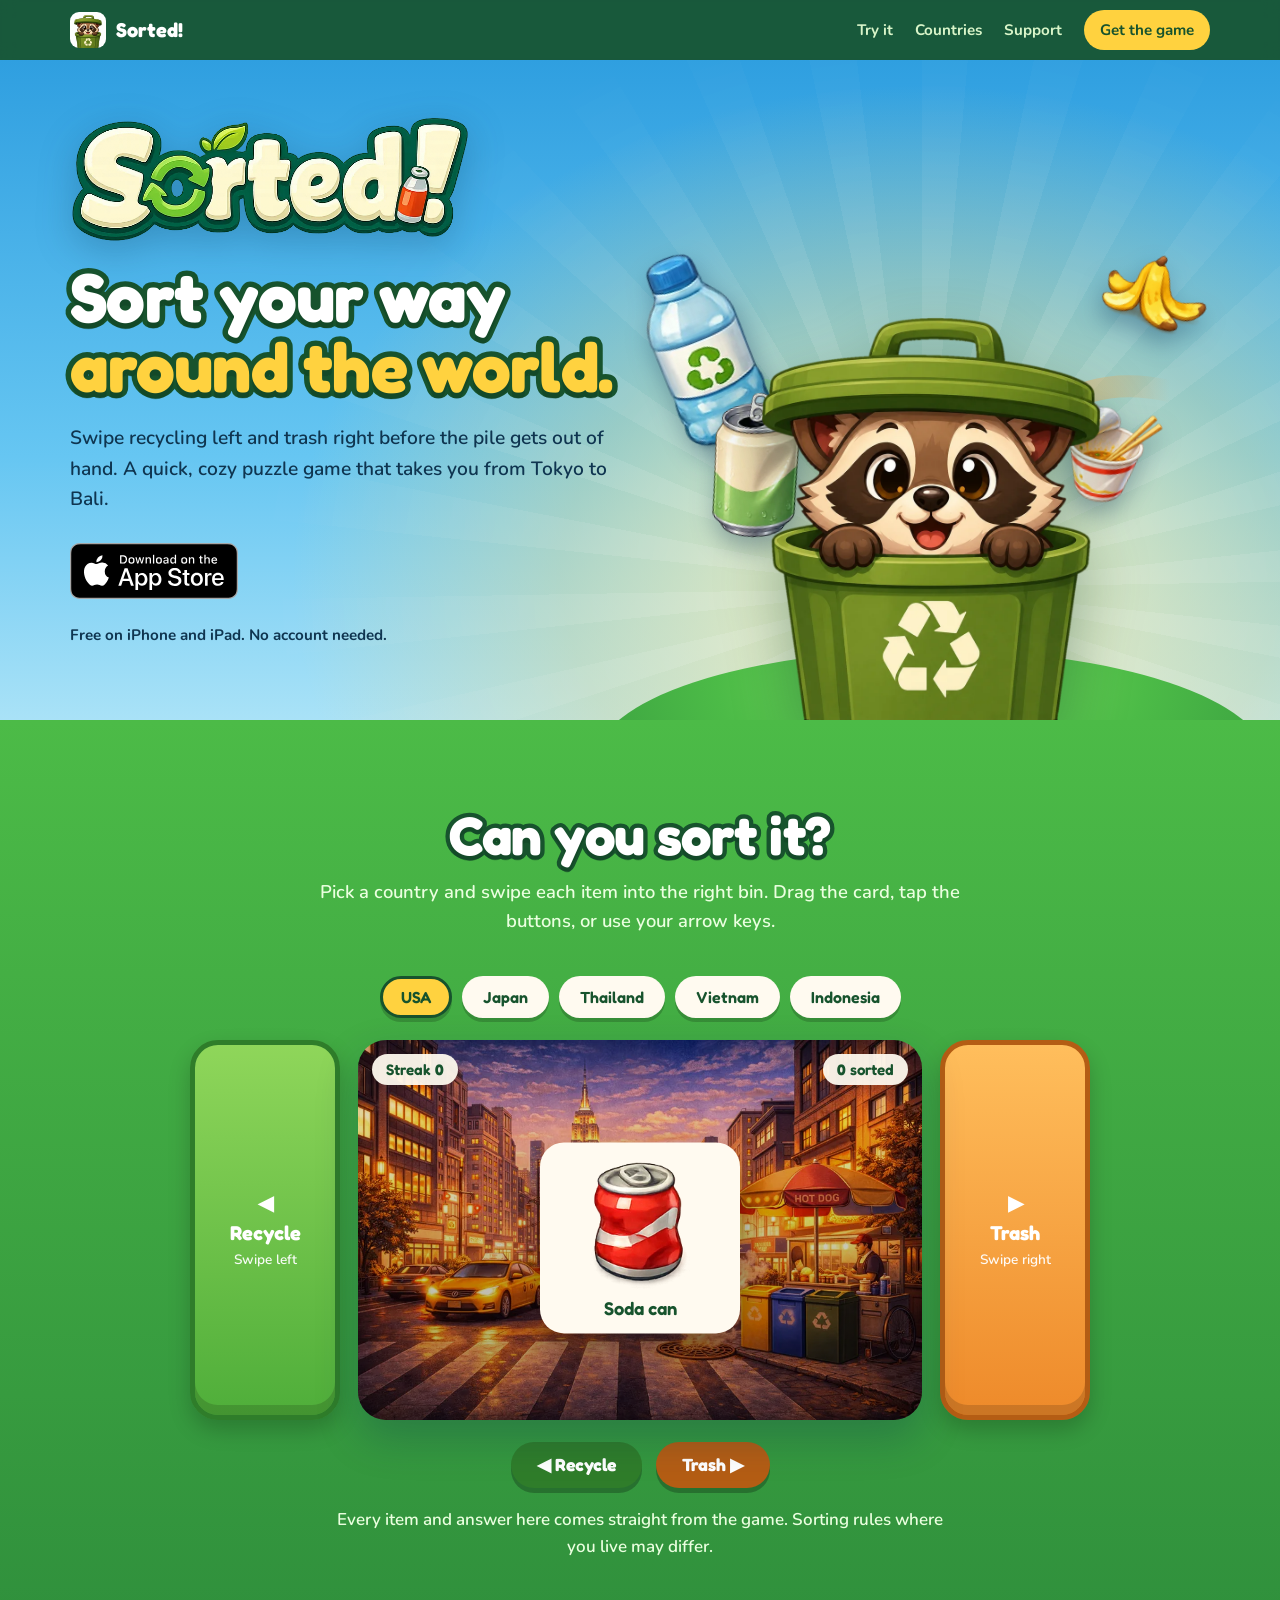
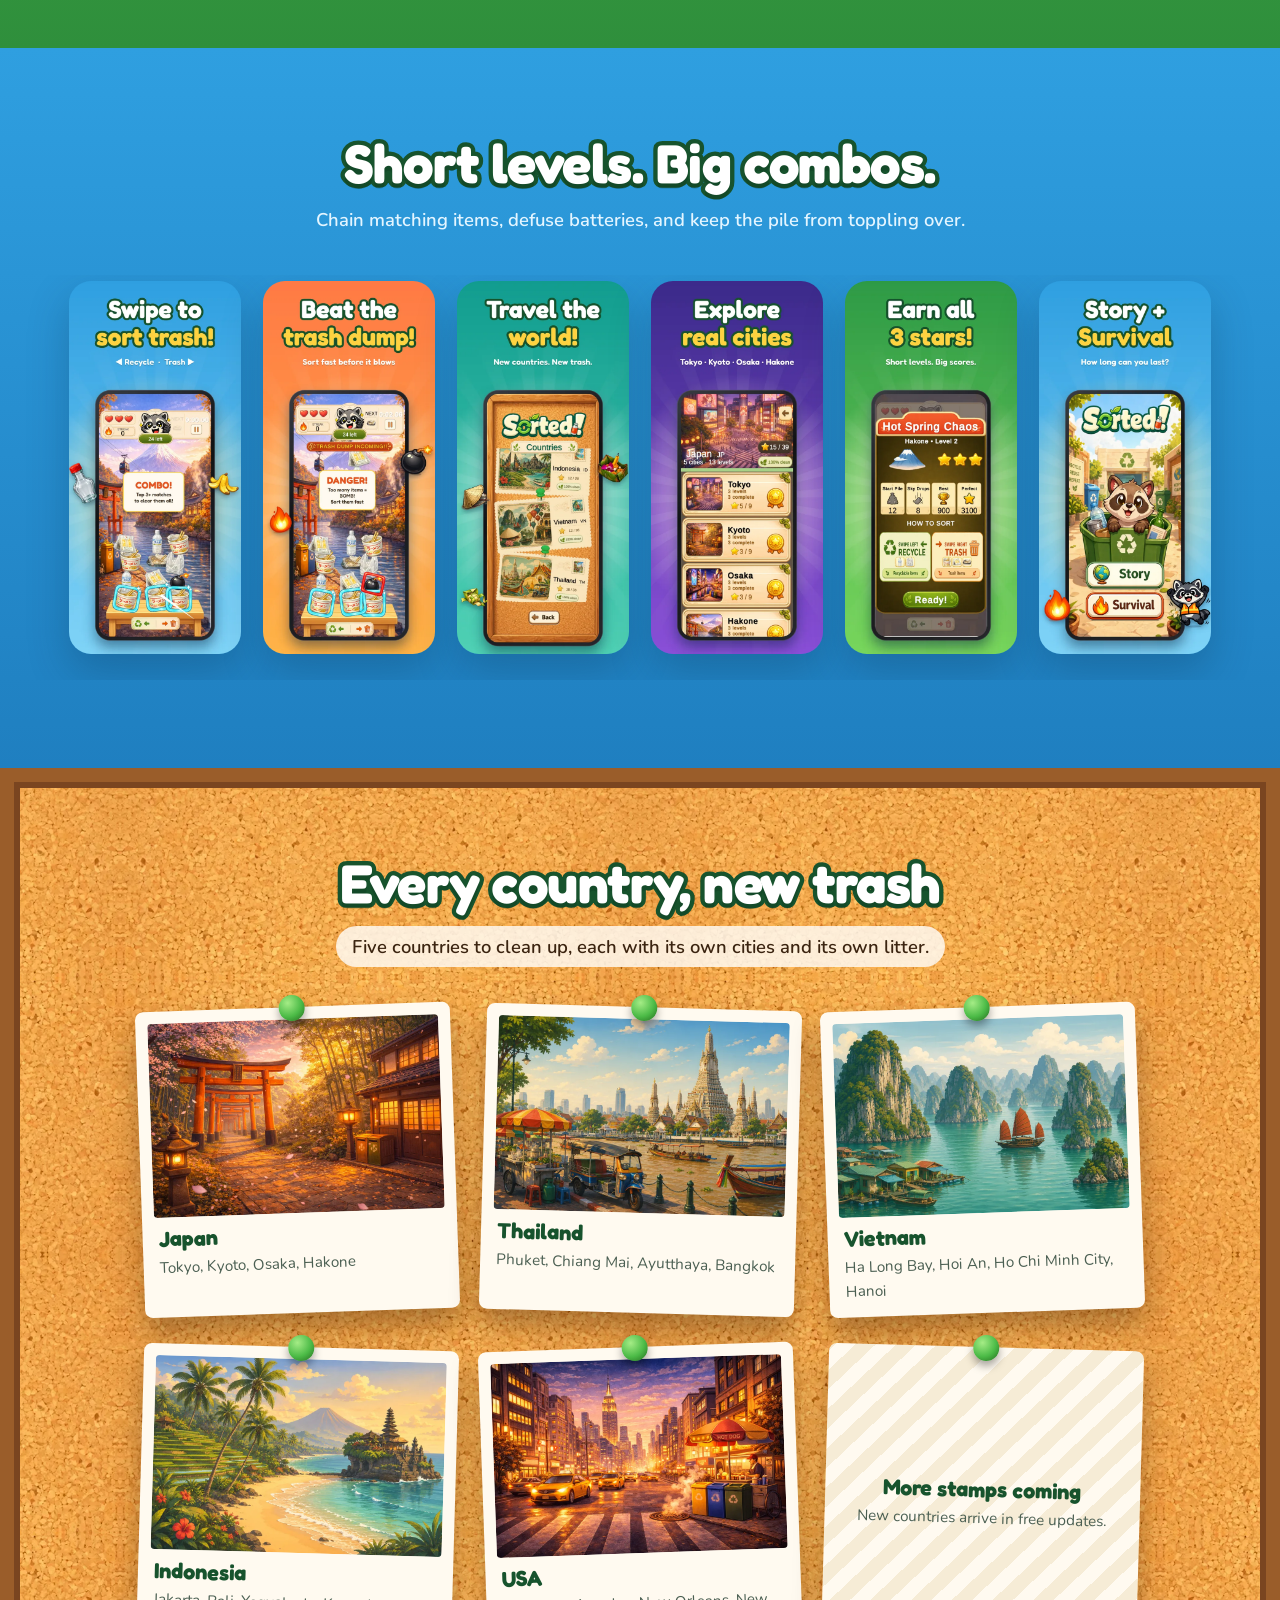
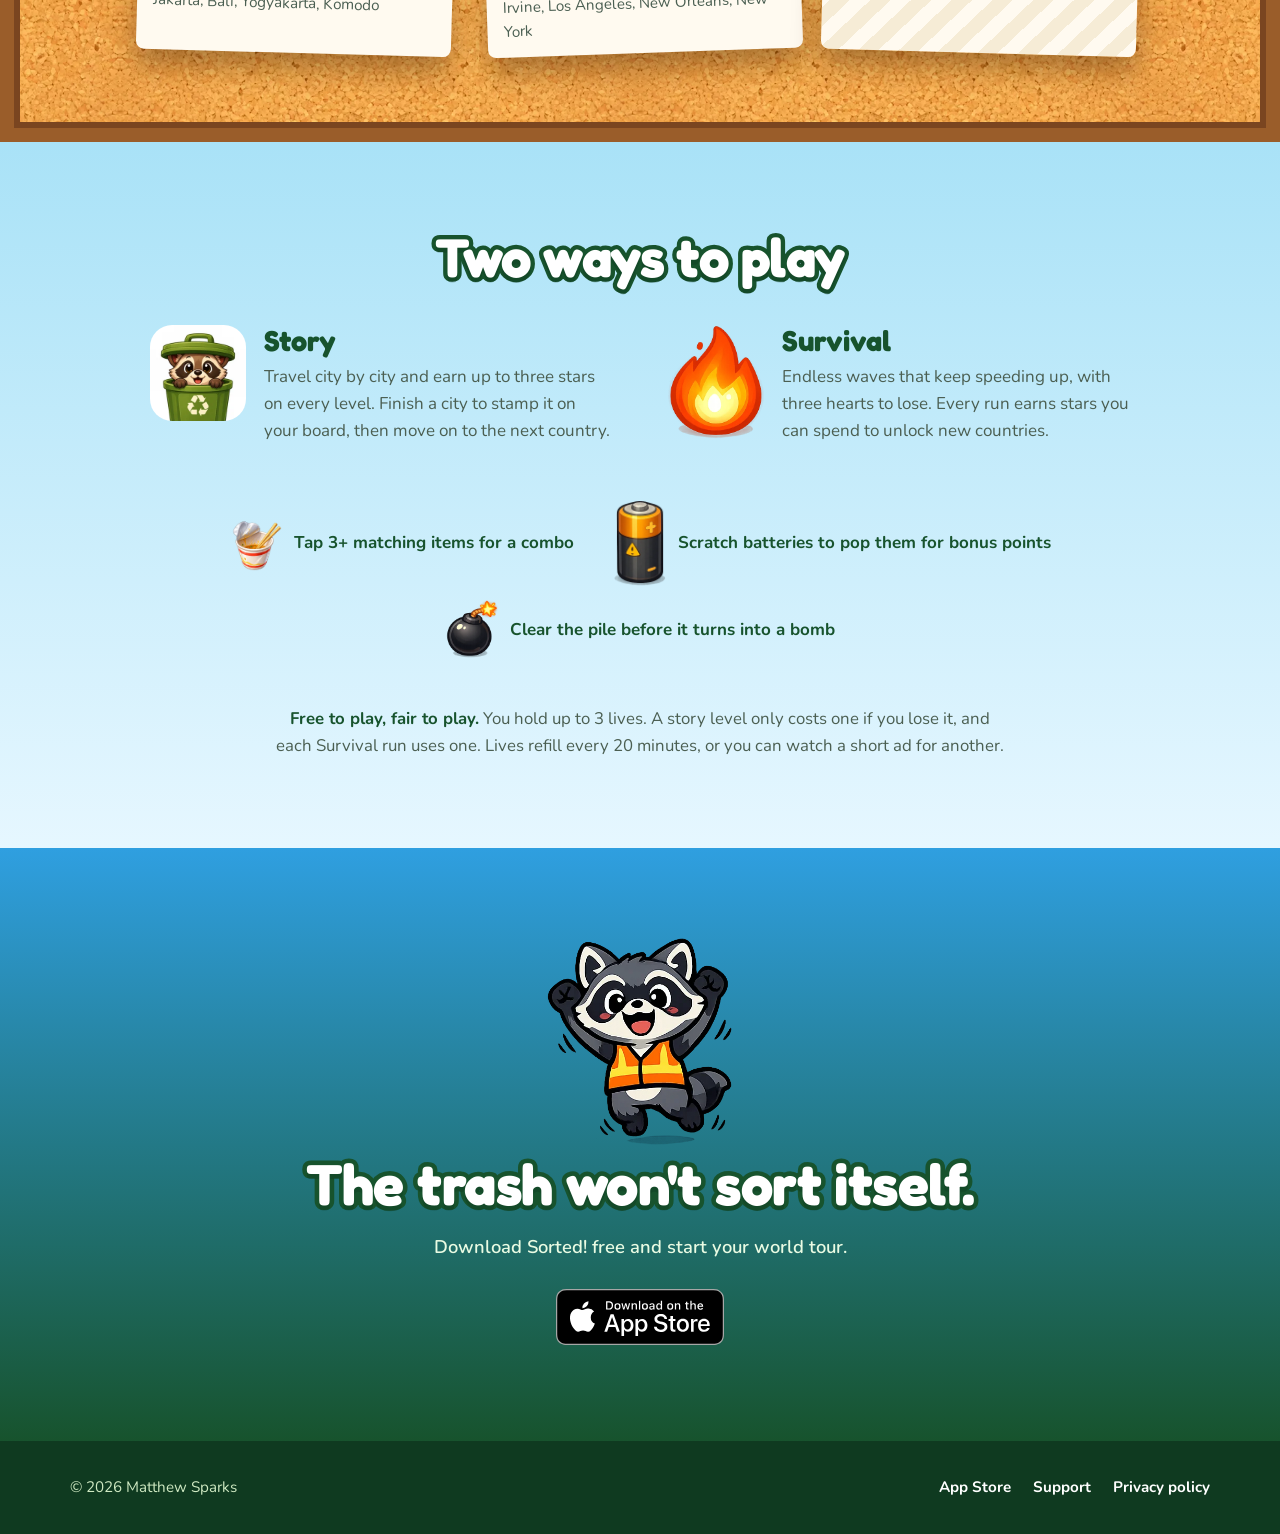
<file: index.html>
<!doctype html>
<html lang="en">
<head>
<meta charset="utf-8">
<meta name="viewport" content="width=device-width, initial-scale=1">
<title>Sorted! The Trash Game: swipe to recycle around the world</title>
<meta name="description" content="Swipe recycling left and trash right in a cozy sorting game that travels from Tokyo to Bali. Free on iPhone and iPad.">
<link rel="canonical" href="https://mattsparks77.github.io/sorted/">
<link rel="icon" href="img/favicon.png" type="image/png">
<link rel="apple-touch-icon" href="img/icon-180.png">
<meta name="theme-color" content="#17532d">
<meta name="apple-itunes-app" content="app-id=6795323537">

<meta property="og:type" content="website">
<meta property="og:site_name" content="Sorted!">
<meta property="og:title" content="Sorted! The Trash Game">
<meta property="og:description" content="Swipe to sort trash your way around the world. Free on iPhone and iPad.">
<meta property="og:url" content="https://mattsparks77.github.io/sorted/">
<meta property="og:image" content="https://mattsparks77.github.io/sorted/img/og.jpg">
<meta property="og:image:width" content="1200">
<meta property="og:image:height" content="630">
<meta name="twitter:card" content="summary_large_image">

<script type="application/ld+json">
{"@context":"https://schema.org","@type":"MobileApplication","name":"Sorted! The Trash Game",
 "operatingSystem":"iOS","applicationCategory":"GameApplication",
 "offers":{"@type":"Offer","price":"0","priceCurrency":"USD"},
 "installUrl":"https://apps.apple.com/us/app/sorted-the-trash-game/id6795323537",
 "author":{"@type":"Person","name":"Matthew Sparks"}}
</script>

<link rel="preconnect" href="https://fonts.googleapis.com">
<link rel="preconnect" href="https://fonts.gstatic.com" crossorigin>
<link href="https://fonts.googleapis.com/css2?family=Fredoka:wght@500;600;700&family=Nunito:wght@400;600;700;800&display=swap" rel="stylesheet">
<link rel="stylesheet" href="style.css">
</head>
<body>

<header class="bar">
  <div class="wrap bar__in">
    <a class="bar__brand" href="./"><img src="img/icon.webp" alt="" width="36" height="36">Sorted!</a>
    <nav aria-label="Main">
      <a class="bar__link" href="#play">Try it</a>
      <a class="bar__link" href="#countries">Countries</a>
      <a class="bar__link" href="support.html">Support</a>
      <a class="bar__get" href="https://apps.apple.com/us/app/sorted-the-trash-game/id6795323537">Get the game</a>
    </nav>
  </div>
</header>

<main>

<section class="hero">
  <div class="wrap hero__grid">
    <div class="hero__copy">
      <h1 class="sr-only">Sorted! The Trash Game</h1>
      <img class="hero__logo" src="img/logo.webp" alt="Sorted!" width="788" height="252">
      <p class="display hero__tag">Sort your way<br><span class="display--gold">around the world.</span></p>
      <p class="hero__lede">Swipe recycling left and trash right before the pile gets out of hand. A quick, cozy puzzle game that takes you from Tokyo to Bali.</p>
      <a class="badge" href="https://apps.apple.com/us/app/sorted-the-trash-game/id6795323537">
        <img src="img/app-store-badge.svg" alt="Download on the App Store" width="180" height="60">
      </a>
      <p class="hero__facts">Free on iPhone and iPad. No account needed.</p>
    </div>

    <div class="stage" aria-hidden="true">
      <svg class="stage__trail" viewBox="0 0 560 560" preserveAspectRatio="xMidYMax meet">
        <defs>
          <linearGradient id="trailL" x1="1" y1="0" x2="0" y2="0"><stop offset="0" stop-color="#c8ffad"/><stop offset="1" stop-color="#4cbb47" stop-opacity="0"/></linearGradient>
          <linearGradient id="trailR" x1="0" y1="0" x2="1" y2="0"><stop offset="0" stop-color="#ffe9a6"/><stop offset="1" stop-color="#ee8a2a" stop-opacity="0"/></linearGradient>
        </defs>
        <path d="M230 360 C 190 250, 130 210, 40 230" stroke="url(#trailL)" stroke-width="22" fill="none" stroke-linecap="round"/>
        <path d="M330 360 C 370 250, 430 210, 520 230" stroke="url(#trailR)" stroke-width="22" fill="none" stroke-linecap="round"/>
      </svg>
      <img class="stage__item" src="img/items/PlasticBottle.webp" alt="" style="left:0;top:16%;transform:rotate(-22deg)">
      <img class="stage__item" src="img/items/CoconutWaterCan.webp" alt="" style="left:9%;top:42%;transform:rotate(-10deg)">
      <img class="stage__item" src="img/items/BananaPeel.webp" alt="" style="right:0;top:16%;transform:rotate(18deg)">
      <img class="stage__item" src="img/items/RamenCup.webp" alt="" style="right:9%;top:42%;transform:rotate(10deg)">
      <div class="hill"></div>
      <img class="stage__raccoon" src="img/raccoon.webp" alt="" width="760" height="900">
    </div>
  </div>
</section>

<section class="section play" id="play">
  <div class="wrap">
    <div class="section__head">
      <h2 class="display">Can you sort it?</h2>
      <p>Pick a country and swipe each item into the right bin. Drag the card, tap the buttons, or use your arrow keys.</p>
    </div>

    <div class="tabs" role="tablist" aria-label="Country">
      <button class="tab" role="tab" data-country="usa" aria-selected="true">USA</button>
      <button class="tab" role="tab" data-country="japan" aria-selected="false">Japan</button>
      <button class="tab" role="tab" data-country="thailand" aria-selected="false">Thailand</button>
      <button class="tab" role="tab" data-country="vietnam" aria-selected="false">Vietnam</button>
      <button class="tab" role="tab" data-country="indonesia" aria-selected="false">Indonesia</button>
    </div>

    <div class="arena">
      <div class="bin bin--recycle" id="binRecycle"><span aria-hidden="true">◀</span>Recycle<small>Swipe left</small></div>
      <div class="scene" id="scene">
        <div class="scene__hud">
          <span class="pill">Streak <b id="streak">0</b></span>
          <span class="pill"><b id="score">0</b> sorted</span>
        </div>
        <p class="verdict" id="verdict" role="status" aria-live="polite"></p>
      </div>
      <div class="bin bin--trash" id="binTrash"><span aria-hidden="true">▶</span>Trash<small>Swipe right</small></div>
    </div>

    <div class="controls">
      <button class="btn btn--recycle" type="button" id="goRecycle">◀ Recycle</button>
      <button class="btn btn--trash" type="button" id="goTrash">Trash ▶</button>
    </div>

    <div class="play__done" id="done" hidden>
      <p class="play__note" id="doneText"></p>
      <a class="badge" href="https://apps.apple.com/us/app/sorted-the-trash-game/id6795323537">
        <img src="img/app-store-badge.svg" alt="Download on the App Store" width="180" height="60">
      </a>
    </div>
    <p class="play__note">Every item and answer here comes straight from the game. Sorting rules where you live may differ.</p>
  </div>
</section>

<section class="section screens" id="screens">
  <div class="section__head wrap">
    <h2 class="display">Short levels. Big combos.</h2>
    <p>Chain matching items, defuse batteries, and keep the pile from toppling over.</p>
  </div>
  <div class="shots" tabindex="0" aria-label="Screenshots">
    <img src="img/shots/01_swipe.webp" alt="Gameplay in Hakone: tap three or more matching items to clear them all in a combo." width="560" height="1216" loading="lazy">
    <img src="img/shots/02_bombs.webp" alt="A trash dump incoming. Too many items turn into a bomb, so sort them fast." width="560" height="1216" loading="lazy">
    <img src="img/shots/03_world.webp" alt="The country map with postcards for Indonesia, Vietnam and Thailand." width="560" height="1216" loading="lazy">
    <img src="img/shots/04_cities.webp" alt="The Japan city list: Tokyo, Kyoto, Osaka and Hakone." width="560" height="1216" loading="lazy">
    <img src="img/shots/05_stars.webp" alt="A level preview showing three stars and how to sort." width="560" height="1216" loading="lazy">
    <img src="img/shots/06_modes.webp" alt="The main menu with Story and Survival modes." width="560" height="1216" loading="lazy">
  </div>
</section>

<section class="section world" id="countries">
  <div class="wrap">
    <div class="section__head">
      <h2 class="display">Every country, new trash</h2>
      <p>Five countries to clean up, each with its own cities and its own litter.</p>
    </div>
    <div class="postcards">
      <figure class="postcard"><img src="img/cities/japan.webp" alt="A torii gate path in Kyoto at sunset." width="900" height="600" loading="lazy">
        <figcaption><h3>Japan</h3><p>Tokyo, Kyoto, Osaka, Hakone</p></figcaption></figure>
      <figure class="postcard"><img src="img/cities/thailand.webp" alt="Wat Arun and a tuk-tuk on the river in Bangkok." width="900" height="600" loading="lazy">
        <figcaption><h3>Thailand</h3><p>Phuket, Chiang Mai, Ayutthaya, Bangkok</p></figcaption></figure>
      <figure class="postcard"><img src="img/cities/vietnam.webp" alt="Limestone islands and a red-sailed junk in Ha Long Bay." width="900" height="600" loading="lazy">
        <figcaption><h3>Vietnam</h3><p>Ha Long Bay, Hoi An, Ho Chi Minh City, Hanoi</p></figcaption></figure>
      <figure class="postcard"><img src="img/cities/indonesia.webp" alt="A Balinese temple on the rocks by a beach." width="900" height="600" loading="lazy">
        <figcaption><h3>Indonesia</h3><p>Jakarta, Bali, Yogyakarta, Komodo</p></figcaption></figure>
      <figure class="postcard"><img src="img/cities/usa.webp" alt="A New York street with yellow taxis at golden hour." width="900" height="600" loading="lazy">
        <figcaption><h3>USA</h3><p>Irvine, Los Angeles, New Orleans, New York</p></figcaption></figure>
      <figure class="postcard postcard--soon"><figcaption><h3>More stamps coming</h3><p>New countries arrive in free updates.</p></figcaption></figure>
    </div>
  </div>
</section>

<section class="section modes" id="modes">
  <div class="wrap">
    <div class="section__head">
      <h2 class="display">Two ways to play</h2>
    </div>
    <div class="modes__grid">
      <div class="mode">
        <img src="img/icon.webp" alt="" width="96" height="96" style="border-radius:22px">
        <div><h3>Story</h3><p>Travel city by city and earn up to three stars on every level. Finish a city to stamp it on your board, then move on to the next country.</p></div>
      </div>
      <div class="mode">
        <img src="img/flame.webp" alt="" width="96" height="96">
        <div><h3>Survival</h3><p>Endless waves that keep speeding up, with three hearts to lose. Every run earns stars you can spend to unlock new countries.</p></div>
      </div>
    </div>
    <ul class="tricks">
      <li><img src="img/items/RamenCup.webp" alt="">Tap 3+ matching items for a combo</li>
      <li><img src="img/battery.webp" alt="">Scratch batteries to pop them for bonus points</li>
      <li><img src="img/bomb.webp" alt="">Clear the pile before it turns into a bomb</li>
    </ul>
    <p class="fair"><strong>Free to play, fair to play.</strong> You hold up to 3 lives. A story level only costs one if you lose it, and each Survival run uses one. Lives refill every 20 minutes, or you can watch a short ad for another.</p>
  </div>
</section>

<section class="section final">
  <div class="wrap">
    <img class="cheer" src="img/raccoon-cheer.webp" alt="" width="364" height="400" loading="lazy">
    <h2 class="display">The trash won't sort itself.</h2>
    <p>Download Sorted! free and start your world tour.</p>
    <a class="badge" href="https://apps.apple.com/us/app/sorted-the-trash-game/id6795323537">
      <img src="img/app-store-badge.svg" alt="Download on the App Store" width="180" height="60" loading="lazy">
    </a>
  </div>
</section>

</main>

<footer class="foot">
  <div class="wrap foot__in">
    <span>© 2026 Matthew Sparks</span>
    <nav aria-label="Footer">
      <a href="https://apps.apple.com/us/app/sorted-the-trash-game/id6795323537">App Store</a>
      <a href="support.html">Support</a>
      <a href="privacy.html">Privacy policy</a>
    </nav>
  </div>
</footer>

<script src="app.js" defer></script>
</body>
</html>
</file>
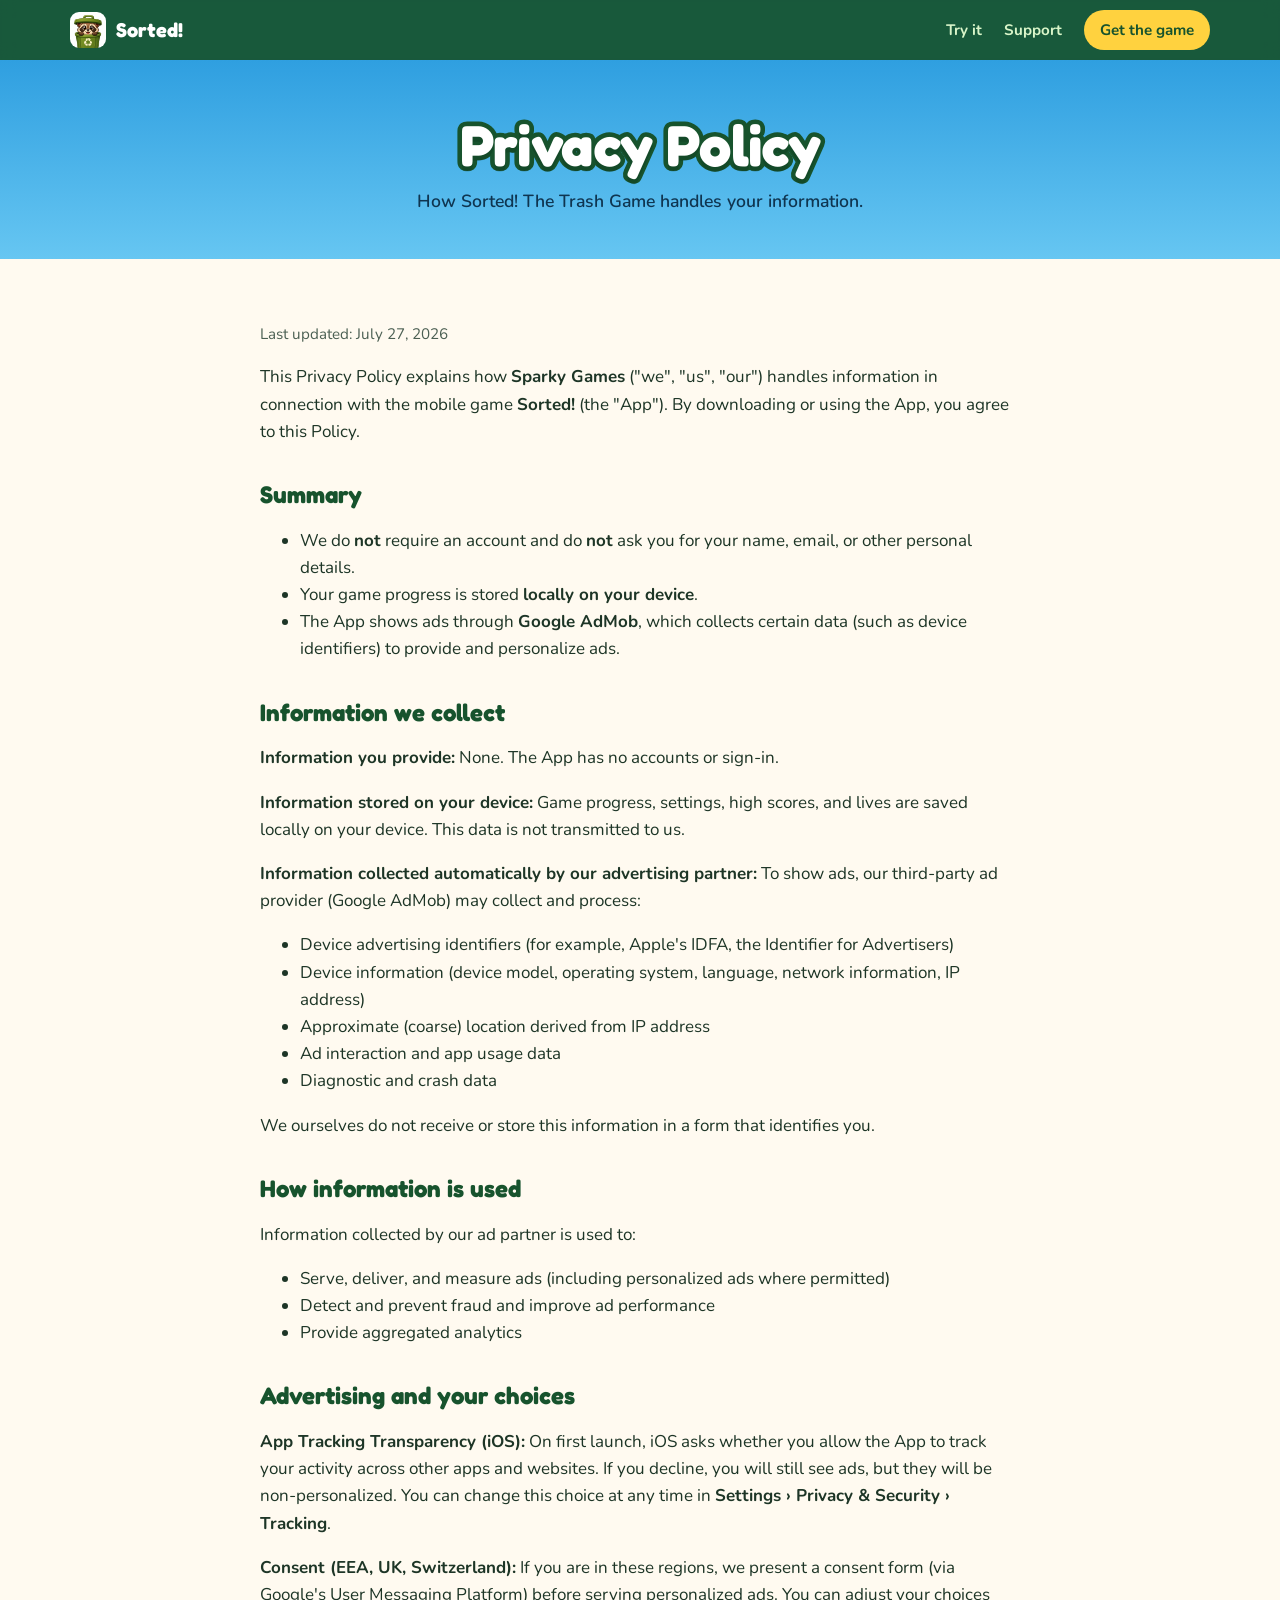
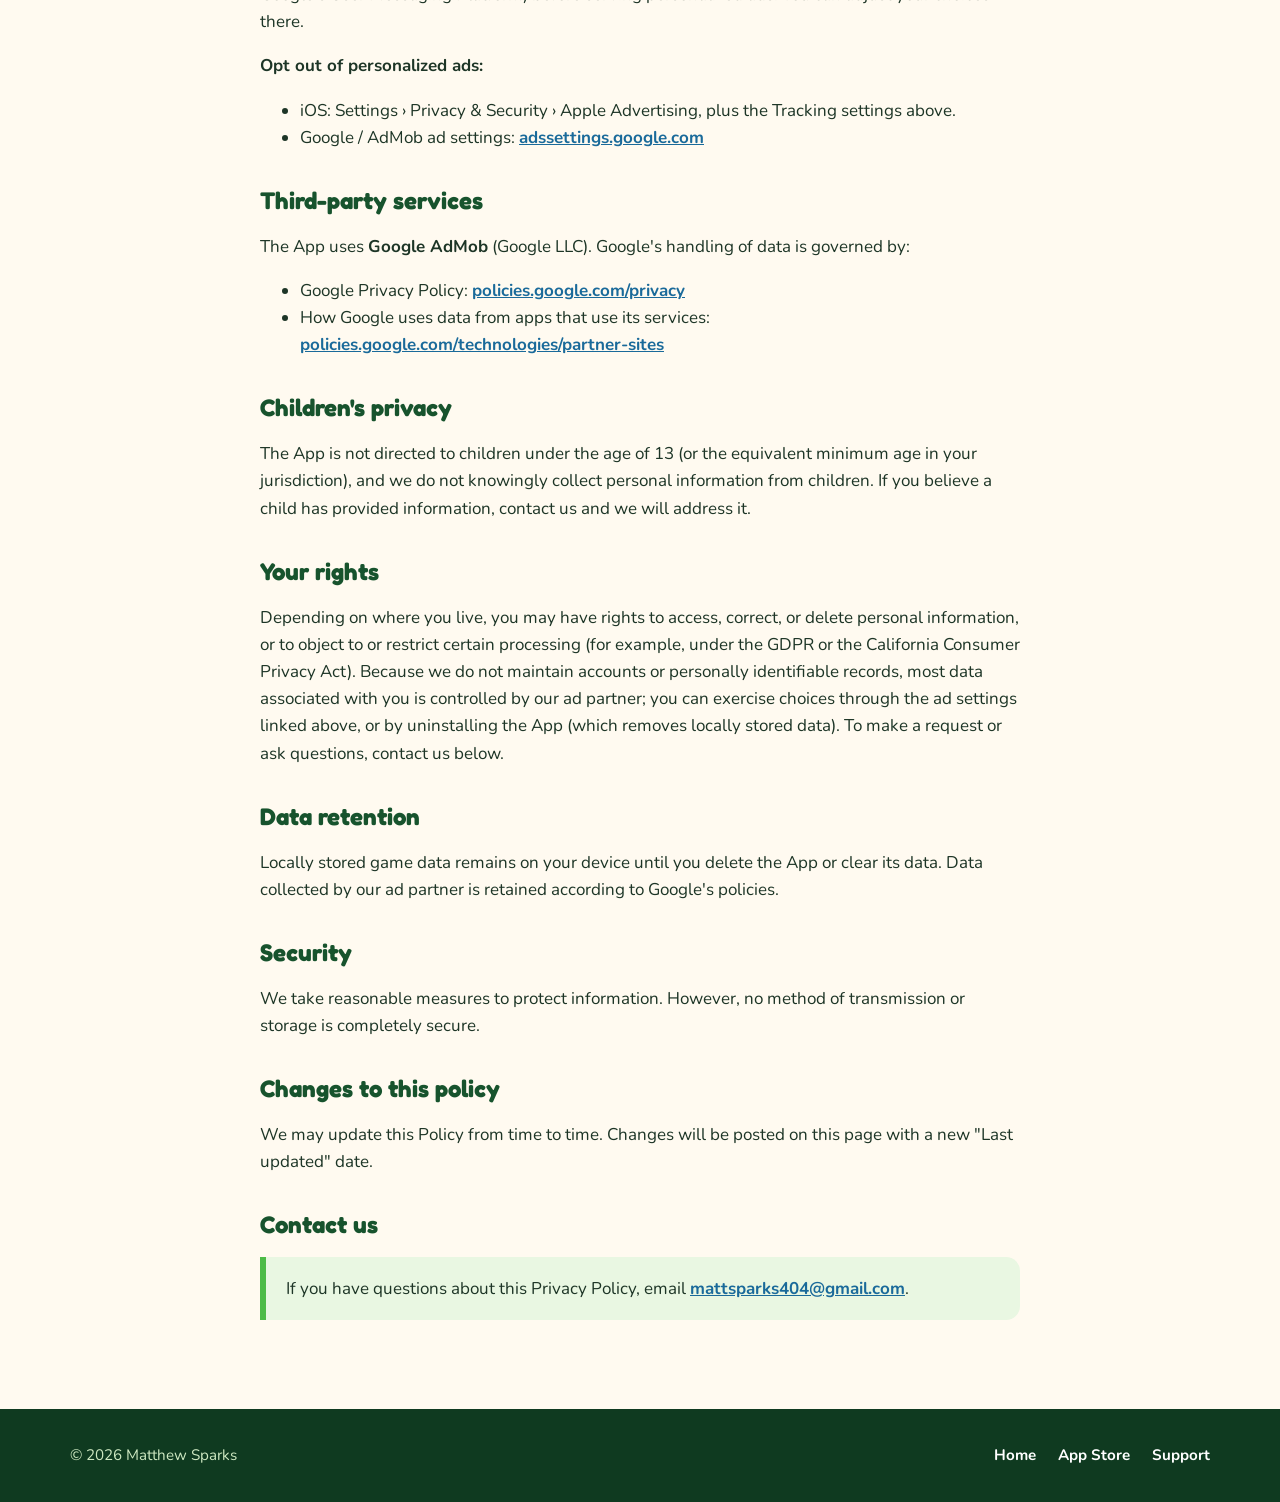
<file: privacy.html>
<!doctype html>
<html lang="en">
<head>
<meta charset="utf-8">
<meta name="viewport" content="width=device-width, initial-scale=1">
<title>Privacy Policy · Sorted! The Trash Game</title>
<meta name="description" content="How Sorted! The Trash Game handles your information.">
<link rel="canonical" href="https://mattsparks77.github.io/sorted/privacy.html">
<link rel="icon" href="img/favicon.png" type="image/png">
<link rel="apple-touch-icon" href="img/icon-180.png">
<meta name="theme-color" content="#17532d">
<link rel="preconnect" href="https://fonts.googleapis.com">
<link rel="preconnect" href="https://fonts.gstatic.com" crossorigin>
<link href="https://fonts.googleapis.com/css2?family=Fredoka:wght@500;600;700&family=Nunito:wght@400;600;700;800&display=swap" rel="stylesheet">
<link rel="stylesheet" href="style.css">
</head>
<body>

<header class="bar">
  <div class="wrap bar__in">
    <a class="bar__brand" href="./"><img src="img/icon.webp" alt="" width="36" height="36">Sorted!</a>
    <nav aria-label="Main">
      <a class="bar__link" href="./#play">Try it</a>
      <a class="bar__link" href="support.html">Support</a>
      <a class="bar__get" href="https://apps.apple.com/us/app/sorted-the-trash-game/id6795323537">Get the game</a>
    </nav>
  </div>
</header>

<main>
  <section class="doc-hero">
    <div class="wrap">
      <h1 class="display">Privacy Policy</h1>
      <p>How Sorted! The Trash Game handles your information.</p>
    </div>
  </section>

  <section class="doc">
    <div class="wrap">
      <p class="updated">Last updated: July 27, 2026</p>

      <p>This Privacy Policy explains how <strong>Sparky Games</strong> ("we", "us", "our") handles information in connection with the mobile game <strong>Sorted!</strong> (the "App"). By downloading or using the App, you agree to this Policy.</p>

      <h2>Summary</h2>
      <ul>
        <li>We do <strong>not</strong> require an account and do <strong>not</strong> ask you for your name, email, or other personal details.</li>
        <li>Your game progress is stored <strong>locally on your device</strong>.</li>
        <li>The App shows ads through <strong>Google AdMob</strong>, which collects certain data (such as device identifiers) to provide and personalize ads.</li>
      </ul>

      <h2>Information we collect</h2>
      <p><strong>Information you provide:</strong> None. The App has no accounts or sign-in.</p>
      <p><strong>Information stored on your device:</strong> Game progress, settings, high scores, and lives are saved locally on your device. This data is not transmitted to us.</p>
      <p><strong>Information collected automatically by our advertising partner:</strong> To show ads, our third-party ad provider (Google AdMob) may collect and process:</p>
      <ul>
        <li>Device advertising identifiers (for example, Apple's IDFA, the Identifier for Advertisers)</li>
        <li>Device information (device model, operating system, language, network information, IP address)</li>
        <li>Approximate (coarse) location derived from IP address</li>
        <li>Ad interaction and app usage data</li>
        <li>Diagnostic and crash data</li>
      </ul>
      <p>We ourselves do not receive or store this information in a form that identifies you.</p>

      <h2>How information is used</h2>
      <p>Information collected by our ad partner is used to:</p>
      <ul>
        <li>Serve, deliver, and measure ads (including personalized ads where permitted)</li>
        <li>Detect and prevent fraud and improve ad performance</li>
        <li>Provide aggregated analytics</li>
      </ul>

      <h2>Advertising and your choices</h2>
      <p><strong>App Tracking Transparency (iOS):</strong> On first launch, iOS asks whether you allow the App to track your activity across other apps and websites. If you decline, you will still see ads, but they will be non-personalized. You can change this choice at any time in <strong>Settings › Privacy &amp; Security › Tracking</strong>.</p>
      <p><strong>Consent (EEA, UK, Switzerland):</strong> If you are in these regions, we present a consent form (via Google's User Messaging Platform) before serving personalized ads. You can adjust your choices there.</p>
      <p><strong>Opt out of personalized ads:</strong></p>
      <ul>
        <li>iOS: Settings › Privacy &amp; Security › Apple Advertising, plus the Tracking settings above.</li>
        <li>Google / AdMob ad settings: <a href="https://adssettings.google.com">adssettings.google.com</a></li>
      </ul>

      <h2>Third-party services</h2>
      <p>The App uses <strong>Google AdMob</strong> (Google LLC). Google's handling of data is governed by:</p>
      <ul>
        <li>Google Privacy Policy: <a href="https://policies.google.com/privacy">policies.google.com/privacy</a></li>
        <li>How Google uses data from apps that use its services: <a href="https://policies.google.com/technologies/partner-sites">policies.google.com/technologies/partner-sites</a></li>
      </ul>

      <h2>Children's privacy</h2>
      <p>The App is not directed to children under the age of 13 (or the equivalent minimum age in your jurisdiction), and we do not knowingly collect personal information from children. If you believe a child has provided information, contact us and we will address it.</p>

      <h2>Your rights</h2>
      <p>Depending on where you live, you may have rights to access, correct, or delete personal information, or to object to or restrict certain processing (for example, under the GDPR or the California Consumer Privacy Act). Because we do not maintain accounts or personally identifiable records, most data associated with you is controlled by our ad partner; you can exercise choices through the ad settings linked above, or by uninstalling the App (which removes locally stored data). To make a request or ask questions, contact us below.</p>

      <h2>Data retention</h2>
      <p>Locally stored game data remains on your device until you delete the App or clear its data. Data collected by our ad partner is retained according to Google's policies.</p>

      <h2>Security</h2>
      <p>We take reasonable measures to protect information. However, no method of transmission or storage is completely secure.</p>

      <h2>Changes to this policy</h2>
      <p>We may update this Policy from time to time. Changes will be posted on this page with a new "Last updated" date.</p>

      <h2>Contact us</h2>
      <p class="contact">If you have questions about this Privacy Policy, email <a href="mailto:mattsparks404@gmail.com">mattsparks404@gmail.com</a>.</p>
    </div>
  </section>
</main>

<footer class="foot">
  <div class="wrap foot__in">
    <span>© 2026 Matthew Sparks</span>
    <nav aria-label="Footer">
      <a href="./">Home</a>
      <a href="https://apps.apple.com/us/app/sorted-the-trash-game/id6795323537">App Store</a>
      <a href="support.html">Support</a>
    </nav>
  </div>
</footer>
</body>
</html>
</file>
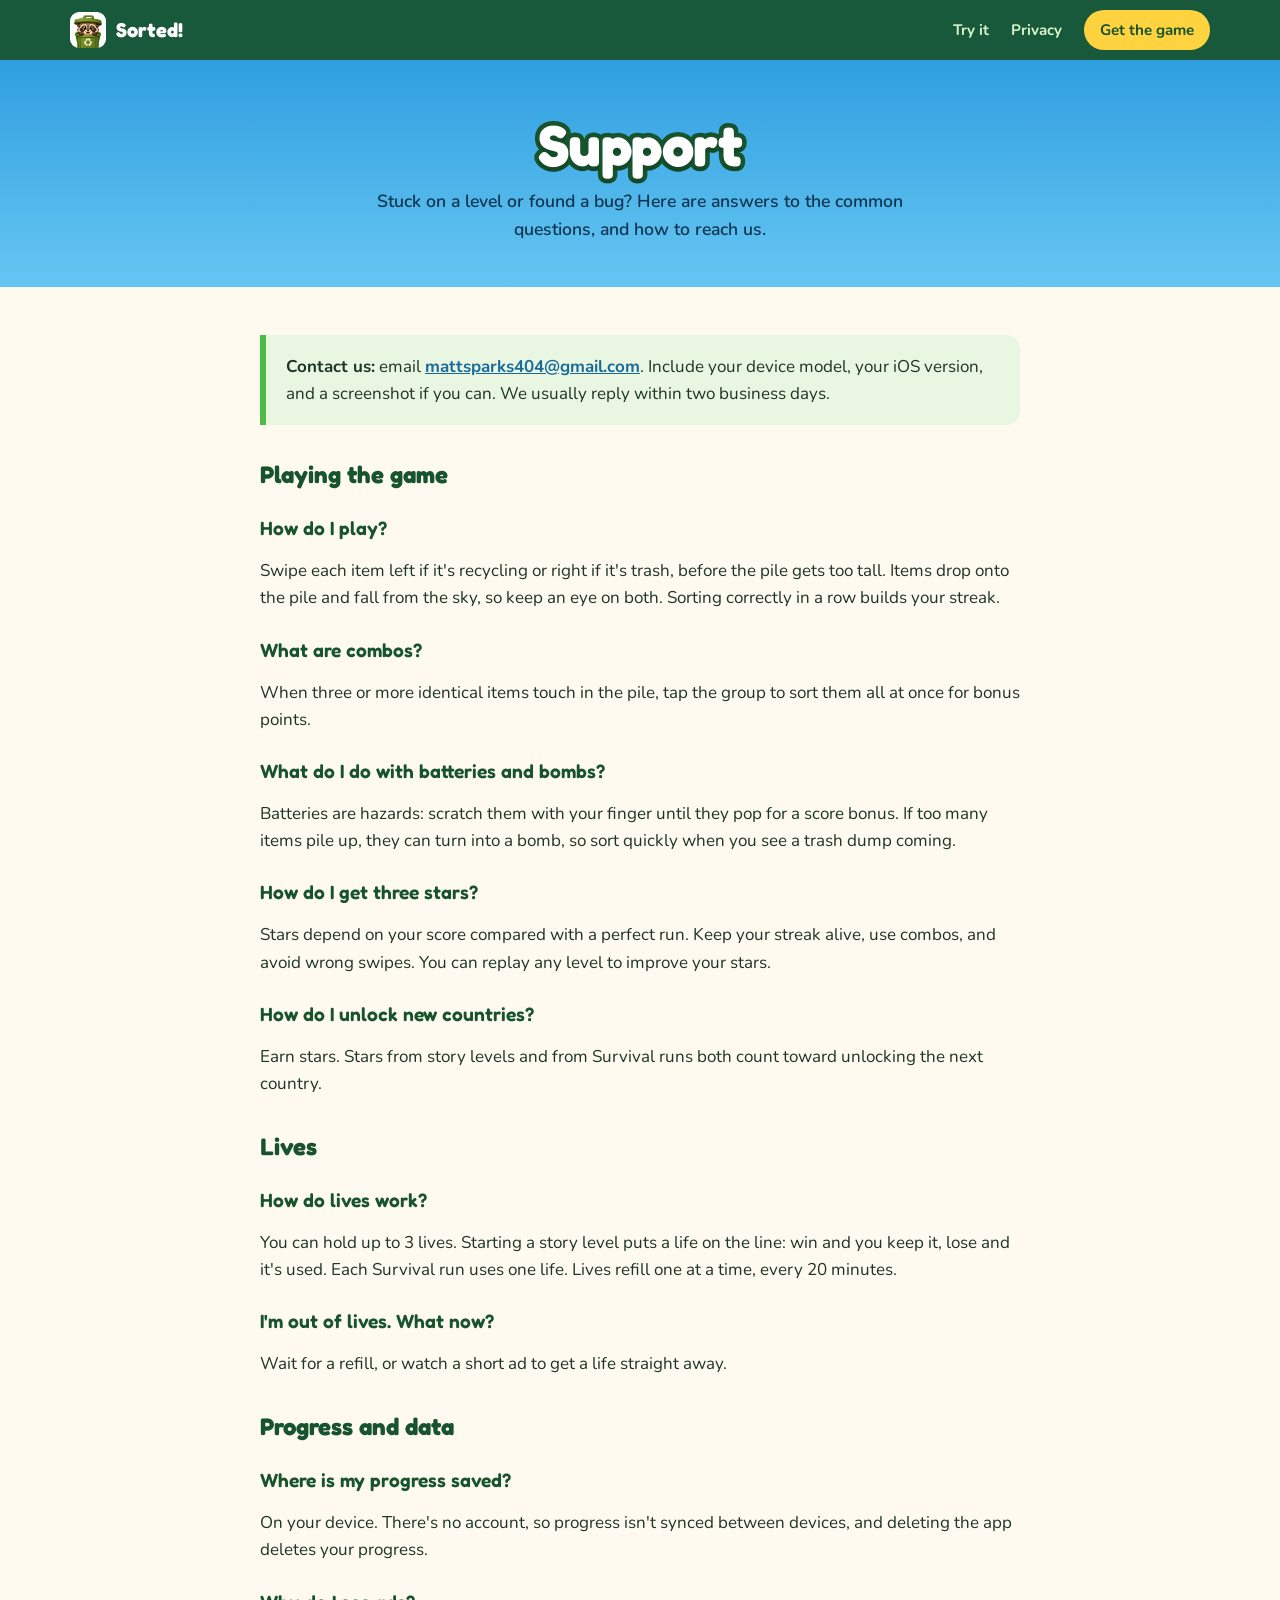
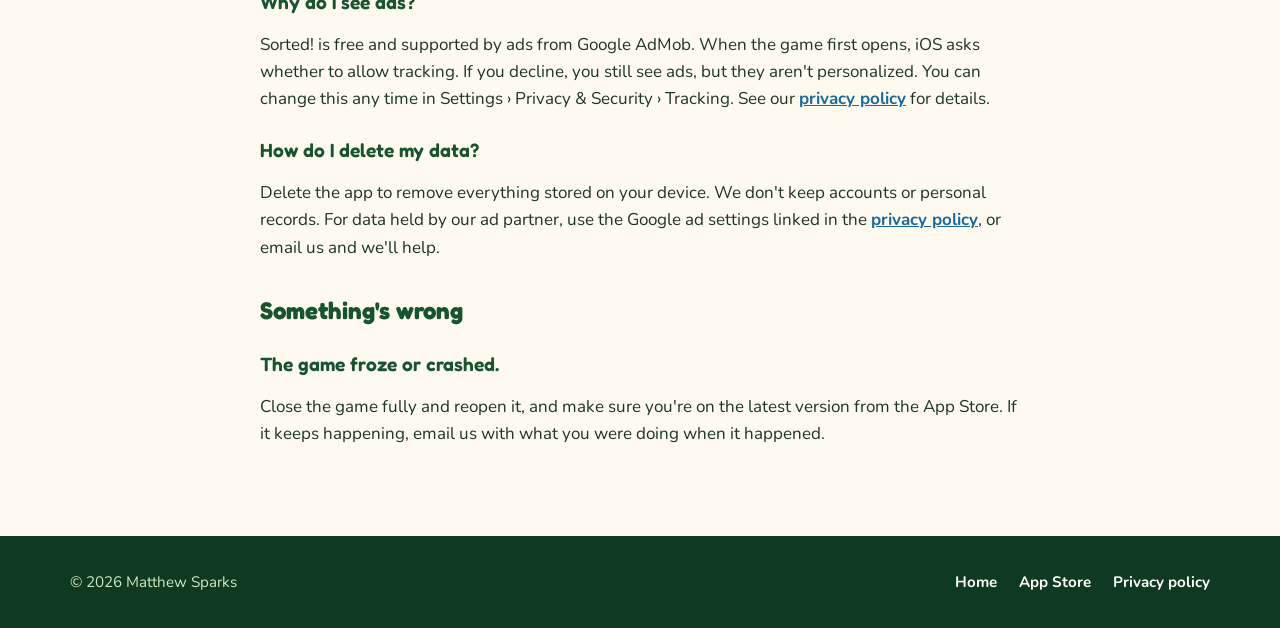
<file: support.html>
<!doctype html>
<html lang="en">
<head>
<meta charset="utf-8">
<meta name="viewport" content="width=device-width, initial-scale=1">
<title>Support · Sorted! The Trash Game</title>
<meta name="description" content="Help with Sorted! The Trash Game: how to play, lives, progress, ads, and how to contact us.">
<link rel="canonical" href="https://mattsparks77.github.io/sorted/support.html">
<link rel="icon" href="img/favicon.png" type="image/png">
<link rel="apple-touch-icon" href="img/icon-180.png">
<meta name="theme-color" content="#17532d">
<link rel="preconnect" href="https://fonts.googleapis.com">
<link rel="preconnect" href="https://fonts.gstatic.com" crossorigin>
<link href="https://fonts.googleapis.com/css2?family=Fredoka:wght@500;600;700&family=Nunito:wght@400;600;700;800&display=swap" rel="stylesheet">
<link rel="stylesheet" href="style.css">
</head>
<body>

<header class="bar">
  <div class="wrap bar__in">
    <a class="bar__brand" href="./"><img src="img/icon.webp" alt="" width="36" height="36">Sorted!</a>
    <nav aria-label="Main">
      <a class="bar__link" href="./#play">Try it</a>
      <a class="bar__link" href="privacy.html">Privacy</a>
      <a class="bar__get" href="https://apps.apple.com/us/app/sorted-the-trash-game/id6795323537">Get the game</a>
    </nav>
  </div>
</header>

<main>
  <section class="doc-hero">
    <div class="wrap">
      <h1 class="display">Support</h1>
      <p>Stuck on a level or found a bug? Here are answers to the common questions, and how to reach us.</p>
    </div>
  </section>

  <section class="doc">
    <div class="wrap">
      <div class="contact">
        <strong>Contact us:</strong> email <a href="mailto:mattsparks404@gmail.com?subject=Sorted!%20support">mattsparks404@gmail.com</a>.
        Include your device model, your iOS version, and a screenshot if you can. We usually reply within two business days.
      </div>

      <h2>Playing the game</h2>

      <h3>How do I play?</h3>
      <p>Swipe each item left if it's recycling or right if it's trash, before the pile gets too tall. Items drop onto the pile and fall from the sky, so keep an eye on both. Sorting correctly in a row builds your streak.</p>

      <h3>What are combos?</h3>
      <p>When three or more identical items touch in the pile, tap the group to sort them all at once for bonus points.</p>

      <h3>What do I do with batteries and bombs?</h3>
      <p>Batteries are hazards: scratch them with your finger until they pop for a score bonus. If too many items pile up, they can turn into a bomb, so sort quickly when you see a trash dump coming.</p>

      <h3>How do I get three stars?</h3>
      <p>Stars depend on your score compared with a perfect run. Keep your streak alive, use combos, and avoid wrong swipes. You can replay any level to improve your stars.</p>

      <h3>How do I unlock new countries?</h3>
      <p>Earn stars. Stars from story levels and from Survival runs both count toward unlocking the next country.</p>

      <h2>Lives</h2>

      <h3>How do lives work?</h3>
      <p>You can hold up to 3 lives. Starting a story level puts a life on the line: win and you keep it, lose and it's used. Each Survival run uses one life. Lives refill one at a time, every 20 minutes.</p>

      <h3>I'm out of lives. What now?</h3>
      <p>Wait for a refill, or watch a short ad to get a life straight away.</p>

      <h2>Progress and data</h2>

      <h3>Where is my progress saved?</h3>
      <p>On your device. There's no account, so progress isn't synced between devices, and deleting the app deletes your progress.</p>

      <h3>Why do I see ads?</h3>
      <p>Sorted! is free and supported by ads from Google AdMob. When the game first opens, iOS asks whether to allow tracking. If you decline, you still see ads, but they aren't personalized. You can change this any time in Settings › Privacy &amp; Security › Tracking. See our <a href="privacy.html">privacy policy</a> for details.</p>

      <h3>How do I delete my data?</h3>
      <p>Delete the app to remove everything stored on your device. We don't keep accounts or personal records. For data held by our ad partner, use the Google ad settings linked in the <a href="privacy.html">privacy policy</a>, or email us and we'll help.</p>

      <h2>Something's wrong</h2>

      <h3>The game froze or crashed.</h3>
      <p>Close the game fully and reopen it, and make sure you're on the latest version from the App Store. If it keeps happening, email us with what you were doing when it happened.</p>
    </div>
  </section>
</main>

<footer class="foot">
  <div class="wrap foot__in">
    <span>© 2026 Matthew Sparks</span>
    <nav aria-label="Footer">
      <a href="./">Home</a>
      <a href="https://apps.apple.com/us/app/sorted-the-trash-game/id6795323537">App Store</a>
      <a href="privacy.html">Privacy policy</a>
    </nav>
  </div>
</footer>
</body>
</html>
</file>
<file: style.css>
/* Sorted! website — palette and type match the game (Fredoka + Nunito, sky / leaf / gold). */
:root {
  --sky: #2f9fe0;
  --sky-light: #8ad6f7;
  --deep: #17532d;      /* outline green used on every logo-style heading */
  --leaf: #4cbb47;
  --leaf-dark: #2f8f3c;
  --gold: #ffd23f;
  --orange: #ee8a2a;
  --orange-dark: #b45d14;
  --paper: #fffaf0;
  --ink: #1d3526;
  --ink-soft: #4b5f52;
  --radius-lg: 28px;
  --radius-sm: 14px;
  --shadow: 0 18px 40px rgba(10, 50, 80, .28);
}

*, *::before, *::after { box-sizing: border-box; }
html { -webkit-text-size-adjust: 100%; scroll-behavior: smooth; }
body {
  margin: 0;
  font: 400 1.0625rem/1.6 Nunito, system-ui, -apple-system, sans-serif;
  color: var(--ink);
  background: var(--sky);
  overflow-x: hidden;
}
img { display: block; max-width: 100%; height: auto; }
a { color: inherit; }
:focus-visible { outline: 4px solid var(--gold); outline-offset: 3px; border-radius: 8px; }
.wrap { width: min(1140px, 100% - 32px); margin-inline: auto; }
.sr-only { position: absolute; width: 1px; height: 1px; overflow: hidden; clip: rect(0 0 0 0); white-space: nowrap; }

/* Logo-style display type: white fill, thick green outline, like the in-game titles */
.display {
  font-family: Fredoka, system-ui, sans-serif;
  font-weight: 700;
  line-height: 1.02;
  letter-spacing: -.01em;
  color: #fff;
  -webkit-text-stroke: .16em var(--deep);
  paint-order: stroke fill;
  text-shadow: 0 .09em 0 rgba(10, 50, 30, .28);
  margin: 0;
}
.display--gold { color: var(--gold); }

/* ---------- top bar ---------- */
.bar { position: sticky; top: 0; z-index: 50; background: rgba(23, 83, 45, .92); backdrop-filter: blur(8px); }
.bar__in { display: flex; align-items: center; gap: 12px; min-height: 60px; }
.bar__brand { display: flex; align-items: center; gap: 10px; text-decoration: none; color: #fff;
  font: 700 1.25rem/1 Fredoka, sans-serif; }
.bar__brand img { width: 36px; height: 36px; border-radius: 9px; }
.bar nav { margin-left: auto; display: flex; align-items: center; gap: 22px; }
.bar nav a { color: #d9f5c9; text-decoration: none; font-weight: 700; font-size: .95rem; }
.bar nav a:hover { color: #fff; }
.bar__get { background: var(--gold); color: var(--deep) !important; padding: 8px 16px; border-radius: 999px; }
@media (max-width: 720px) { .bar nav .bar__link { display: none; } }

/* ---------- hero ---------- */
.hero { position: relative; overflow: hidden; padding: 56px 0 0;
  background:
    radial-gradient(ellipse 900px 700px at 72% 78%, rgba(255, 244, 190, .95), rgba(255, 220, 120, .35) 40%, transparent 70%),
    linear-gradient(180deg, #2f9fe0 0%, #66c6f2 60%, #a9e2f7 100%); }
.hero::before { content: ""; position: absolute; inset: 0;
  background: repeating-conic-gradient(from 0deg at 72% 80%, rgba(255,255,255,.18) 0deg 5deg, transparent 5deg 12deg);
  -webkit-mask-image: radial-gradient(ellipse 900px 800px at 72% 80%, #000, transparent 75%);
          mask-image: radial-gradient(ellipse 900px 800px at 72% 80%, #000, transparent 75%); }
.hero__grid { position: relative; display: grid; grid-template-columns: 1fr 1fr; gap: 24px; align-items: end; }
.hero__copy { padding-bottom: 72px; }
.hero__logo { width: min(400px, 82%); margin: 0 0 18px; filter: drop-shadow(0 10px 18px rgba(10, 50, 80, .25)); }
.hero__tag { font-size: clamp(2.6rem, 5.4vw, 4.4rem); margin-bottom: 20px; }
.hero__lede { font-size: 1.2rem; color: #0f3550; font-weight: 600; max-width: 30em; margin: 0 0 28px; }
.hero__facts { margin: 16px 0 0; color: #0f3550; font-weight: 700; font-size: .95rem; }
.badge { display: inline-block; line-height: 0; }
.badge img { height: 56px; width: auto; }

.stage { position: relative; height: 560px; }
.stage__raccoon { position: absolute; bottom: 0; left: 50%; width: 340px; transform: translateX(-50%);
  filter: drop-shadow(0 24px 30px rgba(0, 60, 40, .35)); }
.stage__trail { position: absolute; inset: 0; width: 100%; height: 100%; }
.stage__item { position: absolute; width: 104px; filter: drop-shadow(0 12px 12px rgba(0, 40, 80, .35)); }
.hill { position: absolute; left: -10%; right: -10%; bottom: -150px; height: 220px; border-radius: 50%;
  background: radial-gradient(ellipse at 50% 15%, #7ddc5e, #4cbb47 45%, #2f8f3c); }

@media (max-width: 900px) {
  .hero { padding-top: 36px; text-align: center; }
  .hero__grid { grid-template-columns: 1fr; }
  .hero__copy { padding-bottom: 8px; }
  .hero__logo { margin-inline: auto; }
  .hero__lede { margin-inline: auto; }
  .stage { height: 380px; }
  .stage__raccoon { width: 270px; }
  .stage__item { width: 76px; }
}

/* ---------- section shell ---------- */
.section { padding: 88px 0; }
.section__head { text-align: center; max-width: 40em; margin: 0 auto 40px; }
.section__head h2 { font-size: clamp(2.2rem, 4.6vw, 3.4rem); }
.section__head p { margin: 14px 0 0; font-size: 1.15rem; font-weight: 600; }

/* ---------- playable demo ---------- */
.play { background: linear-gradient(180deg, #4cbb47 0%, #2f8f3c 100%); color: #fff; }
.play .section__head p { color: #eaffdf; }
.tabs { display: flex; flex-wrap: wrap; justify-content: center; gap: 10px; margin: 0 0 22px; }
.tab { font: 600 1rem/1 Fredoka, sans-serif; color: var(--deep); background: var(--paper);
  border: 3px solid transparent; border-radius: 999px; padding: 10px 18px; cursor: pointer;
  box-shadow: 0 4px 0 rgba(0, 0, 0, .18); }
.tab[aria-selected="true"] { background: var(--gold); border-color: var(--deep); }

.arena { display: grid; grid-template-columns: 150px 1fr 150px; gap: 18px; align-items: stretch;
  max-width: 900px; margin-inline: auto; }
.bin { border-radius: var(--radius-lg); display: flex; flex-direction: column; align-items: center; justify-content: center;
  gap: 8px; padding: 18px 8px; text-align: center; color: #fff; border: 5px solid;
  font: 700 1.25rem/1.1 Fredoka, sans-serif; box-shadow: inset 0 -10px 0 rgba(0,0,0,.15), 0 10px 22px rgba(0,0,0,.2);
  transition: transform .15s ease; }
.bin img { width: 70px; }
.bin small { font: 600 .85rem/1.2 Nunito, sans-serif; opacity: .95; }
.bin--recycle { background: linear-gradient(180deg, #8fd65a, #4fae3a); border-color: #2f7d2a; }
.bin--trash { background: linear-gradient(180deg, #ffbe5c, #ee8a2a); border-color: var(--orange-dark); }
.bin.is-hot { transform: scale(1.06); }
.bin.is-hit { animation: gulp .35s ease; }
@keyframes gulp { 40% { transform: scale(1.12); } }

.scene { position: relative; min-height: 380px; border-radius: var(--radius-lg); overflow: hidden;
  background: #355 center / cover no-repeat; box-shadow: var(--shadow); touch-action: pan-y; }
.scene::after { content: ""; position: absolute; inset: 0; background: linear-gradient(180deg, rgba(0,0,0,.05), rgba(0,0,0,.35)); }
.scene__hud { position: absolute; z-index: 2; top: 14px; left: 14px; right: 14px; display: flex; justify-content: space-between; gap: 8px;
  font: 600 .95rem/1 Fredoka, sans-serif; }
.pill { background: rgba(255, 250, 240, .94); color: var(--deep); padding: 8px 14px; border-radius: 999px; white-space: nowrap; }
.card { position: absolute; z-index: 3; left: 50%; top: 52%; width: 200px; transform: translate(-50%, -50%);
  background: var(--paper); color: var(--ink); border: 0; border-radius: 24px; padding: 18px 14px 14px;
  box-shadow: 0 18px 30px rgba(0, 0, 0, .35); cursor: grab; touch-action: none; user-select: none;
  font: inherit; text-align: center; }
.card img { width: 130px; height: 130px; object-fit: contain; margin: 0 auto 8px; pointer-events: none; }
.card b { display: block; font: 600 1.15rem/1.15 Fredoka, sans-serif; color: var(--deep); }
.card.is-dragging { cursor: grabbing; }
.card.is-flying { transition: transform .32s cubic-bezier(.3, .7, .4, 1), opacity .32s ease; opacity: 0; }
.verdict { position: absolute; z-index: 4; left: 50%; bottom: 18px; transform: translateX(-50%); width: max-content; max-width: 92%;
  font: 600 1.05rem/1.25 Fredoka, sans-serif; padding: 10px 18px; border-radius: 999px; text-align: center;
  background: var(--paper); color: var(--deep); opacity: 0; transition: opacity .2s ease; }
.verdict.is-on { opacity: 1; }
.verdict.is-bad { background: #ffe1d1; color: #8e3411; }

.controls { display: flex; justify-content: center; gap: 14px; margin-top: 22px; }
.btn { font: 700 1.1rem/1 Fredoka, sans-serif; border: 0; border-radius: 999px; padding: 14px 26px; cursor: pointer;
  color: #fff; box-shadow: 0 5px 0 rgba(0, 0, 0, .25); }
.btn:active { transform: translateY(3px); box-shadow: 0 2px 0 rgba(0, 0, 0, .25); }
.btn--recycle { background: #2f7d2a; }
.btn--trash { background: var(--orange-dark); }
.play__note { text-align: center; margin: 18px auto 0; color: #eaffdf; font-weight: 600; max-width: 36em; }
.play__done { text-align: center; margin-top: 18px; }
.play__done[hidden] { display: none; }

@media (max-width: 720px) {
  .arena { grid-template-columns: 74px 1fr 74px; gap: 8px; }
  .bin { font-size: .95rem; padding: 12px 4px; border-width: 4px; border-radius: 18px; }
  .bin img { width: 44px; }
  .bin small { display: none; }
  .scene { min-height: 340px; }
  .card { width: 160px; }
  .card img { width: 100px; height: 100px; }
  .scene__hud { top: 10px; left: 10px; right: 10px; font-size: .78rem; }
  .pill { padding: 6px 9px; }
}

/* ---------- screenshots ---------- */
.screens { background: linear-gradient(180deg, #2f9fe0, #1f7fc0); }
.screens .section__head p { color: #e3f5ff; }
.shots { display: flex; gap: 22px; overflow-x: auto; scroll-snap-type: x mandatory; padding: 6px 16px 26px;
  scrollbar-width: thin; }
.shots img { flex: 0 0 auto; width: 260px; border-radius: 22px; scroll-snap-align: center; box-shadow: var(--shadow); }
@media (min-width: 1200px) { .shots { justify-content: center; } .shots img { width: 172px; } }

/* ---------- countries (cork board, as in the game's map) ---------- */
.world { background: #c08a4c url(img/cork.webp) center / 520px repeat; box-shadow: inset 0 0 0 14px #9a5d2a, inset 0 0 0 20px #7a4520; }
.world .section__head p { color: #3b2410; background: rgba(255, 250, 240, .85); display: inline-block; padding: 6px 16px; border-radius: 999px; }
.postcards { display: grid; grid-template-columns: repeat(3, 1fr); gap: 34px 28px; max-width: 1000px; margin-inline: auto; }
.postcard { position: relative; margin: 0; background: var(--paper); padding: 12px 12px 14px; border-radius: 8px;
  box-shadow: 0 16px 28px rgba(60, 30, 5, .4); }
.postcard:nth-child(odd) { transform: rotate(-2deg); }
.postcard:nth-child(even) { transform: rotate(1.6deg); }
.postcard::before { content: ""; position: absolute; top: -12px; left: 50%; width: 26px; height: 26px; margin-left: -13px; border-radius: 50%;
  background: radial-gradient(circle at 35% 30%, #a5ec86, #4cbb47 55%, #22681c); box-shadow: 0 5px 8px rgba(0,0,0,.35); }
.postcard img { border-radius: 4px; aspect-ratio: 3 / 2; object-fit: cover; width: 100%; }
.postcard figcaption { padding: 10px 4px 0; }
.postcard h3 { margin: 0; font: 700 1.35rem/1.1 Fredoka, sans-serif; color: var(--deep); }
.postcard p { margin: 4px 0 0; color: var(--ink-soft); font-size: .95rem; }
.postcard--soon { display: grid; place-items: center; text-align: center; min-height: 200px;
  background: repeating-linear-gradient(-45deg, #fffaf0 0 14px, #f6ecd6 14px 28px); }
@media (max-width: 900px) { .postcards { grid-template-columns: repeat(2, 1fr); } }
@media (max-width: 560px) { .postcards { grid-template-columns: 1fr; max-width: 380px; } }

/* ---------- modes ---------- */
.modes { background: linear-gradient(180deg, #a9e2f7, #e6f7ff); }
.modes__grid { display: grid; grid-template-columns: 1fr 1fr; gap: 56px; max-width: 980px; margin: 0 auto; }
.mode { display: grid; grid-template-columns: 96px 1fr; gap: 18px; align-items: start; }
.mode img { width: 96px; }
.mode h3 { margin: 0 0 6px; font: 700 1.8rem/1.1 Fredoka, sans-serif; color: var(--deep); }
.mode p { margin: 0; color: var(--ink-soft); }
.tricks { display: flex; flex-wrap: wrap; justify-content: center; gap: 14px 40px; margin: 56px auto 0; padding: 0; list-style: none; max-width: 980px; }
.tricks li { display: flex; align-items: center; gap: 12px; font-weight: 700; color: var(--deep); }
.tricks img { width: 52px; }
.fair { max-width: 44em; margin: 48px auto 0; text-align: center; color: var(--ink-soft); font-size: 1.05rem; }
.fair strong { color: var(--deep); }
@media (max-width: 800px) { .modes__grid { grid-template-columns: 1fr; gap: 36px; } }

/* ---------- final call ---------- */
.final { background: linear-gradient(180deg, #2f9fe0, #17532d); text-align: center; color: #fff; }
.final img.cheer { width: 190px; margin: 0 auto 10px; }
.final h2 { font-size: clamp(2.4rem, 5vw, 3.6rem); margin-bottom: 18px; }
.final p { margin: 0 auto 28px; font-size: 1.15rem; font-weight: 600; color: #e9fbe3; max-width: 30em; }

/* ---------- footer ---------- */
.foot { background: #0f3a20; color: #cfe9c2; padding: 34px 0; font-size: .95rem; }
.foot__in { display: flex; flex-wrap: wrap; gap: 16px 28px; align-items: center; justify-content: space-between; }
.foot nav { display: flex; flex-wrap: wrap; gap: 22px; }
.foot a { color: #fff; font-weight: 700; text-decoration: none; }
.foot a:hover { text-decoration: underline; }

/* ---------- document pages (support, privacy) ---------- */
.doc-hero { background: linear-gradient(180deg, #2f9fe0, #66c6f2); padding: 56px 0 44px; text-align: center; }
.doc-hero h1 { font-size: clamp(2.4rem, 6vw, 3.6rem); }
.doc-hero p { margin: 12px auto 0; color: #0f3550; font-weight: 600; font-size: 1.1rem; max-width: 34em; }
.doc { background: var(--paper); padding: 48px 0 72px; }
.doc .wrap { max-width: 760px; }
.doc h2 { font: 700 1.5rem/1.2 Fredoka, sans-serif; color: var(--deep); margin: 36px 0 10px; }
.doc h3 { font: 600 1.2rem/1.25 Fredoka, sans-serif; color: var(--deep); margin: 26px 0 6px; }
.doc p, .doc li { color: var(--ink); }
.doc a { color: #1a6a9a; font-weight: 700; }
.doc .contact { background: #e9f7e2; border-left: 6px solid var(--leaf); padding: 18px 20px; border-radius: 0 var(--radius-sm) var(--radius-sm) 0; }
.doc .updated { color: var(--ink-soft); font-size: .95rem; }

@media (prefers-reduced-motion: reduce) {
  *, *::before, *::after { animation: none !important; transition: none !important; scroll-behavior: auto !important; }
}
</file>
